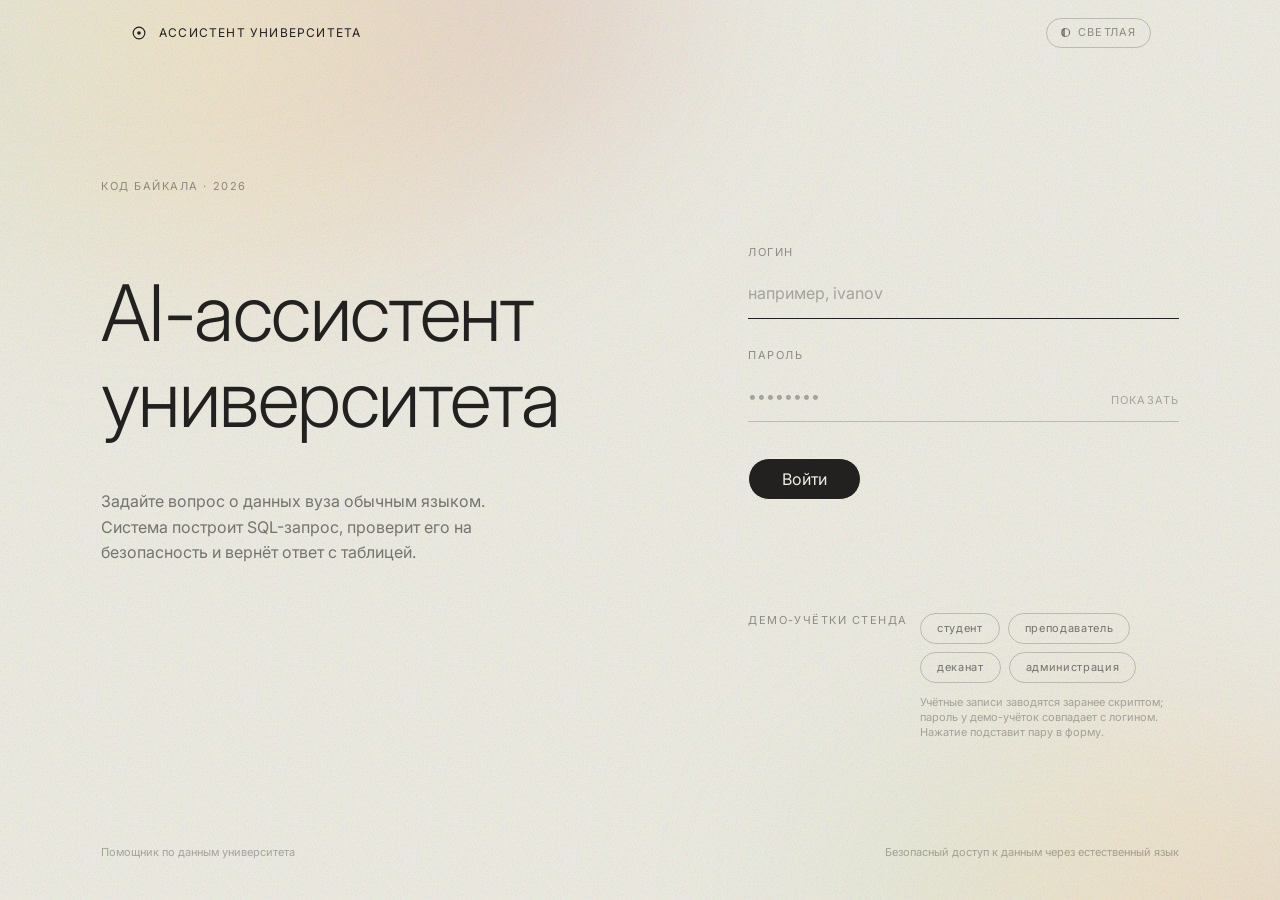
<file: frontend/index.html>
<!DOCTYPE html>
<html lang="ru">
<head>
<meta charset="UTF-8">
<meta name="viewport" content="width=device-width, initial-scale=1, viewport-fit=cover">
<meta name="description" content="AI-ассистент университета — вопрос на естественном языке, безопасный SQL, ответ и таблица.">
<meta name="color-scheme" content="dark light">
<title>AI-ассистент университета</title>

<!-- Тема ставится ДО отрисовки и до загрузки style.css: иначе при выбранной
     светлой теме страница успевает мигнуть тёмной. Скрипт крошечный и
     намеренно встроенный — внешний файл грузился бы уже после первого кадра. -->
<script>
  (function () {
    var saved = null;
    try { saved = localStorage.getItem('assistant:theme'); } catch (e) { /* приватный режим */ }
    var system = window.matchMedia && window.matchMedia('(prefers-color-scheme: light)').matches
      ? 'light' : 'dark';
    document.documentElement.dataset.theme = saved || system;
  })();
</script>

<link rel="preconnect" href="https://fonts.googleapis.com">
<link rel="preconnect" href="https://fonts.gstatic.com" crossorigin>
<link rel="stylesheet" href="https://fonts.googleapis.com/css2?family=Inter:wght@300;400;600&family=Raleway:wght@400&family=JetBrains+Mono:wght@400&display=swap">

<link rel="icon" href="data:image/svg+xml,<svg xmlns='http://www.w3.org/2000/svg' viewBox='0 0 32 32'><rect width='32' height='32' fill='%23302f2c'/><circle cx='16' cy='16' r='7' fill='none' stroke='%23efede3' stroke-width='1.5'/></svg>">
<link rel="stylesheet" href="style.css">
</head>

<body data-screen="auth">

<!-- ═══════════════════════════════════════════════════════════════
     Иридесцентная атмосфера. Единственная цветная поверхность
     в системе и только как медиа — никогда как заливка элементов.
     ═══════════════════════════════════════════════════════════ -->
<div class="iridescence" aria-hidden="true">
  <span class="iridescence__flow iridescence__flow--a"></span>
  <span class="iridescence__flow iridescence__flow--b"></span>
  <span class="iridescence__grain"></span>
</div>

<!-- ═══ Верхняя панель ═══════════════════════════════════════════ -->
<header class="topbar">
  <div class="topbar__inner">
    <a class="wordmark" href="#" aria-label="AI-ассистент университета">
      <span class="wordmark__mark" aria-hidden="true">
        <svg viewBox="0 0 24 24"><circle cx="12" cy="12" r="7"/><circle cx="12" cy="12" r="2.2" fill="currentColor" stroke="none"/></svg>
      </span>
      <span class="wordmark__text">ассистент&nbsp;университета</span>
    </a>

    <!-- Переключатель темы живёт ВНЕ блока сессии: он нужен и до входа,
         а блок сессии на экране авторизации скрыт. -->
    <button class="topbar__theme" id="themeBtn" type="button"
            aria-pressed="false" title="Светлая или тёмная тема">
      <span class="topbar__theme-dot" aria-hidden="true"></span>
      <span id="themeText">тёмная</span>
    </button>

    <nav class="topbar__session" id="session" hidden>
      <span class="topbar__user" id="sessionUser"></span>
      <!-- Роль решает, какие данные видны. Показываем её явно: иначе отказ
           «недоступно вашей роли» выглядит как поломка, а не как правило. -->
      <span class="topbar__role" id="sessionRole" hidden></span>
      <span class="topbar__status" id="status" data-state="checking" title="Связь с сервером">
        <span class="topbar__dot" aria-hidden="true"></span>
        <span id="statusText">проверка</span>
      </span>
      <!-- Лента переживает перезагрузку страницы, поэтому нужен способ её
           очистить, не выходя из системы. -->
      <button class="topbar__link" id="clearBtn" type="button" hidden>Очистить</button>
      <button class="pill-btn pill-btn--light" id="logoutBtn" type="button">Выйти</button>
    </nav>
  </div>
</header>

<!-- ═══════════════════════════════════════════════════════════════
     ЭКРАН 1 — авторизация
     ═══════════════════════════════════════════════════════════ -->
<main class="auth" id="authScreen">
  <div class="auth__inner">

    <p class="eyebrow">Код Байкала · 2026</p>

    <h1 class="auth__title">
      AI-ассистент<br>университета
    </h1>

    <p class="auth__lead">
      Задайте вопрос о данных вуза обычным языком. Система построит SQL-запрос,
      проверит его на безопасность и вернёт ответ с таблицей.
    </p>

    <form class="auth__form" id="authForm" novalidate>
      <div class="input-group">
        <label class="input-group__label" for="login">Логин</label>
        <input id="login" name="login" type="text" autocomplete="username"
               placeholder="например, ivanov" required>
      </div>

      <div class="input-group">
        <label class="input-group__label" for="password">Пароль</label>
        <input id="password" name="password" type="password" autocomplete="current-password"
               placeholder="••••••••" required>
        <button class="input-group__reveal" id="revealBtn" type="button"
                aria-controls="password" aria-pressed="false">показать</button>
      </div>

      <p class="auth__error" id="authError" role="alert" hidden></p>

      <button class="pill-btn pill-btn--dark auth__submit" id="authSubmit" type="submit">Войти</button>
    </form>

    <!-- Роли решают, какие данные видны, поэтому на демонстрации вход делают
         под всеми четырьмя по очереди. Набирать логины руками на защите —
         потерянное время и лишний повод для опечатки. -->
    <div class="auth__demo">
      <p class="eyebrow">Демо-учётки стенда</p>
      <ul class="demo-roles" id="demoRoles">
        <li><button class="demo-role" type="button" data-login="student">студент</button></li>
        <li><button class="demo-role" type="button" data-login="teacher">преподаватель</button></li>
        <li><button class="demo-role" type="button" data-login="deans-office">деканат</button></li>
        <li><button class="demo-role" type="button" data-login="administration">администрация</button></li>
      </ul>
      <p class="auth__note">
        Учётные записи заводятся заранее скриптом; пароль у демо-учёток
        совпадает с логином. Нажатие подставит пару в форму.
      </p>
    </div>
  </div>

  <footer class="auth__foot">
    <span>Помощник по данным университета</span>
    <span>Безопасный доступ к данным через естественный язык</span>
  </footer>
</main>

<!-- ═══════════════════════════════════════════════════════════════
     ЭКРАН 2 — чат
     ═══════════════════════════════════════════════════════════ -->
<main class="chat" id="chatScreen" hidden>

  <div class="chat__thread" id="thread" role="log" aria-live="polite" aria-relevant="additions">
    <!-- Приветственный блок; заменяется историей после первого вопроса -->
    <section class="intro" id="intro">
      <p class="eyebrow">Начало диалога</p>
      <h2 class="intro__title">Спросите о данных<br>университета</h2>

      <!-- Подсказки и текст о доступе подставляются из script.js под роль
           вошедшего: студенту незачем предлагать вопрос, на который его роль
           всё равно получит отказ. -->
      <ul class="intro__list" id="introList"></ul>

      <p class="intro__policy" id="introPolicy"></p>
    </section>
  </div>

  <div class="chat-loader" id="loader" aria-hidden="true">
    <span class="loader-dot"></span>
    <span class="loader-dot"></span>
    <span class="loader-dot"></span>
  </div>

  <form class="composer" id="composer" autocomplete="off">
    <div class="composer__inner">
      <div class="input-group input-group--flush">
        <label class="sr-only" for="messageInput">Вопрос к ассистенту</label>
        <input id="messageInput" type="text" maxlength="600" placeholder="Ваш вопрос…" enterkeyhint="send">
      </div>
      <button class="pill-btn pill-btn--dark composer__send" id="sendBtn" type="submit">Спросить</button>
    </div>
  </form>

</main>

<script src="script.js"></script>
</body>
</html>
</file>
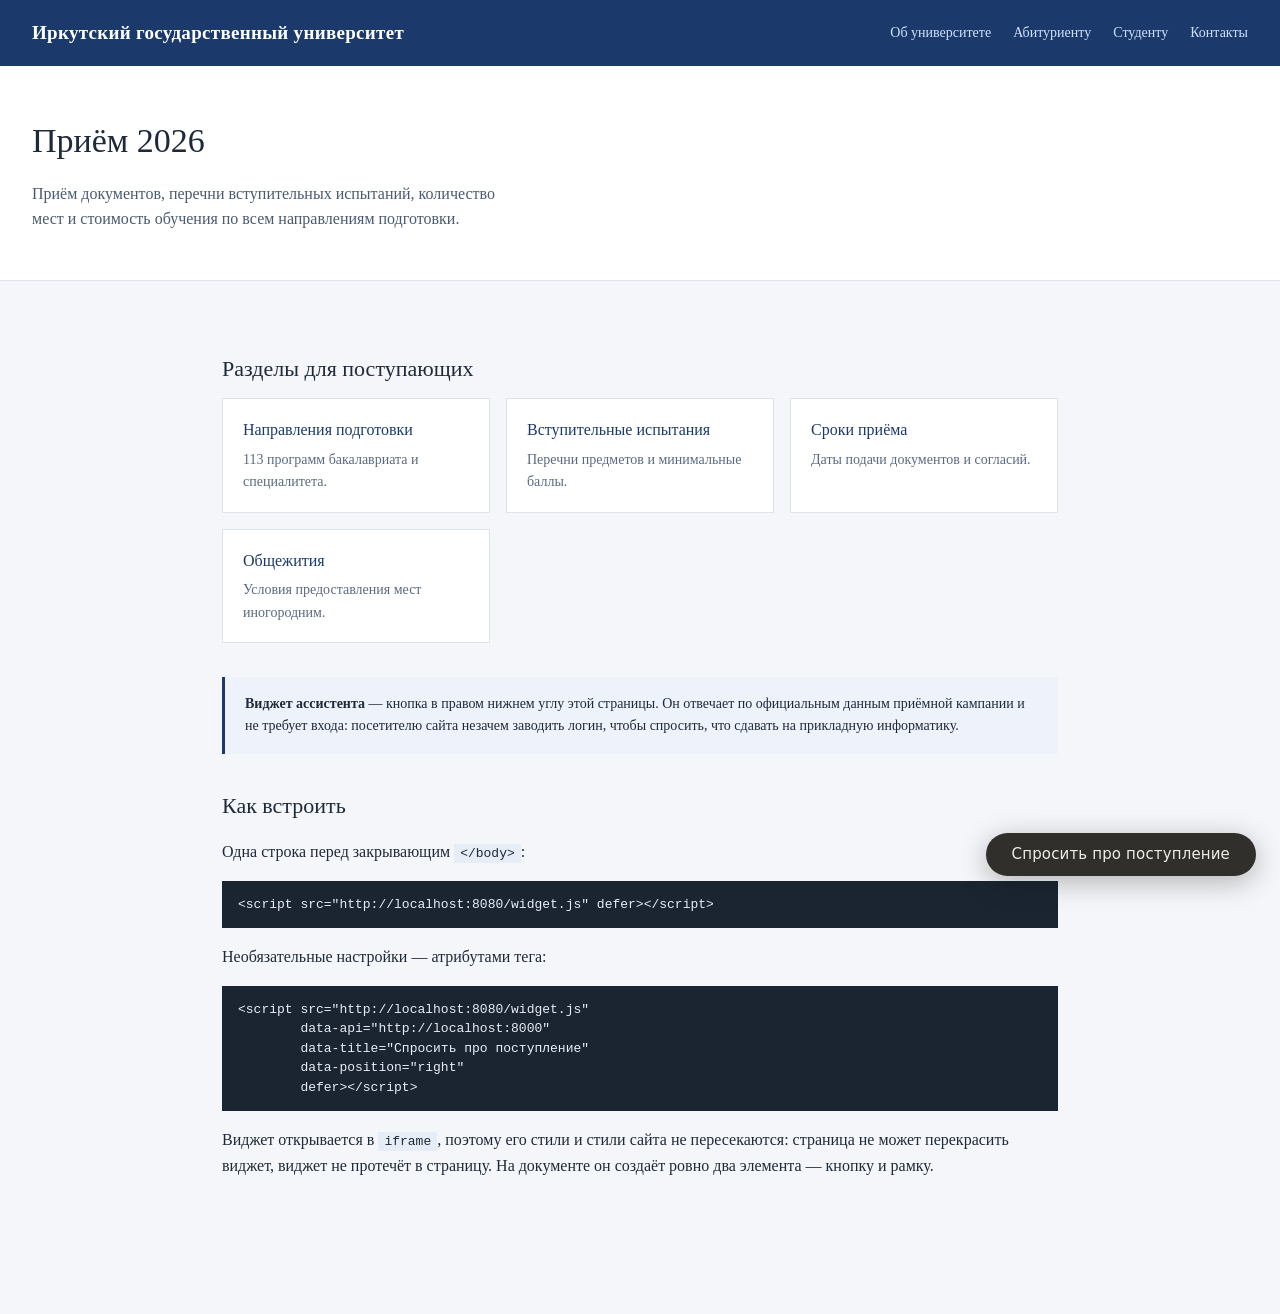
<file: widget/demo.html>
<!DOCTYPE html>
<html lang="ru">
<head>
<meta charset="UTF-8">
<meta name="viewport" content="width=device-width, initial-scale=1">
<title>Страница вуза — пример встраивания виджета</title>

<!--
  Это НЕ часть продукта, а образец чужого сайта: намеренно чужая вёрстка,
  свои цвета, свой шрифт. Она показывает главное свойство виджета — он
  встраивается одной строкой и не конфликтует со стилями страницы-хозяина,
  потому что живёт в iframe.
-->
<style>
  :root { color-scheme: light; }
  * { box-sizing: border-box; }
  body {
    margin: 0;
    font-family: Georgia, "Times New Roman", serif;
    color: #1e2a3a;
    background: #f4f6f9;
    line-height: 1.6;
  }
  header {
    background: #1b3a6b;
    color: #fff;
    padding: 18px 32px;
    display: flex; align-items: center; gap: 20px;
  }
  header b { font-size: 19px; letter-spacing: .3px; }
  nav { margin-left: auto; display: flex; gap: 22px; font-size: 14px; }
  nav a { color: #cfe0ff; text-decoration: none; }
  nav a:hover { color: #fff; text-decoration: underline; }

  .hero { background: #fff; border-bottom: 1px solid #dde3ec; padding: 48px 32px; }
  .hero h1 { margin: 0 0 12px; font-size: 34px; font-weight: normal; }
  .hero p { margin: 0; max-width: 62ch; color: #4a5a70; }

  main { max-width: 900px; margin: 0 auto; padding: 36px 32px 120px; }
  h2 { font-size: 22px; font-weight: normal; margin: 34px 0 12px; }
  .cards { display: grid; grid-template-columns: repeat(auto-fit, minmax(230px, 1fr)); gap: 16px; }
  .card { background: #fff; border: 1px solid #dde3ec; padding: 18px 20px; }
  .card h3 { margin: 0 0 6px; font-size: 16px; font-weight: normal; color: #1b3a6b; }
  .card p { margin: 0; font-size: 14px; color: #5a6a80; }
  .note {
    margin-top: 34px; padding: 16px 20px;
    background: #eef3fb; border-left: 3px solid #1b3a6b;
    font-size: 14px;
  }
  code {
    font-family: ui-monospace, Consolas, monospace;
    background: #e7edf6; padding: 2px 6px; font-size: 13px;
  }
  pre {
    background: #1b2532; color: #e7edf6; padding: 14px 16px;
    overflow-x: auto; font-size: 13px; line-height: 1.5;
  }
</style>
</head>

<body>

<header>
  <b>Иркутский государственный университет</b>
  <nav>
    <a href="#">Об университете</a>
    <a href="#">Абитуриенту</a>
    <a href="#">Студенту</a>
    <a href="#">Контакты</a>
  </nav>
</header>

<section class="hero">
  <h1>Приём 2026</h1>
  <p>
    Приём документов, перечни вступительных испытаний, количество мест и
    стоимость обучения по всем направлениям подготовки.
  </p>
</section>

<main>
  <h2>Разделы для поступающих</h2>
  <div class="cards">
    <div class="card"><h3>Направления подготовки</h3><p>113 программ бакалавриата и специалитета.</p></div>
    <div class="card"><h3>Вступительные испытания</h3><p>Перечни предметов и минимальные баллы.</p></div>
    <div class="card"><h3>Сроки приёма</h3><p>Даты подачи документов и согласий.</p></div>
    <div class="card"><h3>Общежития</h3><p>Условия предоставления мест иногородним.</p></div>
  </div>

  <div class="note">
    <b>Виджет ассистента</b> — кнопка в правом нижнем углу этой страницы.
    Он отвечает по официальным данным приёмной кампании и не требует входа:
    посетителю сайта незачем заводить логин, чтобы спросить, что сдавать на
    прикладную информатику.
  </div>

  <h2>Как встроить</h2>
  <p>Одна строка перед закрывающим <code>&lt;/body&gt;</code>:</p>
<pre>&lt;script src="http://localhost:8080/widget.js" defer&gt;&lt;/script&gt;</pre>

  <p>Необязательные настройки — атрибутами тега:</p>
<pre>&lt;script src="http://localhost:8080/widget.js"
        data-api="http://localhost:8000"
        data-title="Спросить про поступление"
        data-position="right"
        defer&gt;&lt;/script&gt;</pre>

  <p>
    Виджет открывается в <code>iframe</code>, поэтому его стили и стили сайта
    не пересекаются: страница не может перекрасить виджет, виджет не протечёт
    в страницу. На документе он создаёт ровно два элемента — кнопку и рамку.
  </p>
</main>

<!-- ← вот эта строка и есть всё встраивание -->
<script src="widget.js" data-title="Спросить про поступление" defer></script>

</body>
</html>
</file>
<file: frontend/style.css>
/* ═══════════════════════════════════════════════════════════════════════
   AI-АССИСТЕНТ УНИВЕРСИТЕТА — monopo saigon style system
   ───────────────────────────────────────────────────────────────────────
   Палитра:  Asphalt #302f2c (фон) · Paper #efede3 (текст)
   Радиусы:  0px на всём, 75px только на кнопках и тегах — без промежутка
   Тени:     отсутствуют. Разделение — цветом и волосяной линией 1px
   Цвет:     только в иридесцентной атмосфере, никогда в элементах UI
   Моушн:    cubic-bezier(0.19, 1, 0.22, 1), 0.8–1.25s на трансформах

   1. Токены          6. Экран авторизации
   2. База            7. Чат: лента и сообщения
   3. Примитивы       8. SQL-блок и таблицы
   4. Иридесценция    9. Загрузка и композер
   5. Верхняя панель 10. Адаптив · motion · печать
   ═══════════════════════════════════════════════════════════════════ */

/* ═══ 1. ТОКЕНЫ ═══════════════════════════════════════════════════════ */
:root {
  /* — Поверхности и текст — */
  --color-asphalt:    #302f2c;
  --color-asphalt-2:  #262523;
  --color-paper:      #efede3;

  /* Paper с прозрачностью — вся иерархия строится на ней */
  --paper-06:  rgba(239, 237, 227, .06);
  --paper-10:  rgba(239, 237, 227, .10);
  --paper-15:  rgba(239, 237, 227, .15);
  --paper-20:  rgba(239, 237, 227, .20);
  --paper-30:  rgba(239, 237, 227, .30);
  --paper-40:  rgba(239, 237, 227, .40);
  --paper-50:  rgba(239, 237, 227, .50);
  --paper-70:  rgba(239, 237, 227, .70);

  /* — Иридесценция: только как медиа — */
  --gradient-iridescent: linear-gradient(90deg,
    rgb(160, 224, 171) 0%,
    rgb(255, 172, 46) 50%,
    rgb(165, 45, 37) 100%);

  /* — Стекло — */
  --glass-bg:   rgba(48, 47, 44, .72);
  --glass-blur: 20px;

  /* — Типографика — */
  --font-primary: "Inter", ui-sans-serif, system-ui, -apple-system, "Segoe UI", Roboto, sans-serif;
  --font-raleway: "Raleway", var(--font-primary);
  --font-mono:    "JetBrains Mono", "Fira Code", ui-monospace, Consolas, monospace;

  --font-weight-light:    300;
  --font-weight-regular:  400;
  --font-weight-semibold: 600;

  --text-micro:      11px;
  --text-caption:    12px;
  --text-body-sm:    16px;
  --text-body:       18px;
  --text-subheading: 39px;
  --text-heading-sm: 54px;
  --text-heading:    78px;

  /* — Пространство: база 4px — */
  --spacing-8:   8px;
  --spacing-12:  12px;
  --spacing-28:  28px;
  --spacing-40:  40px;
  --spacing-48:  48px;
  --spacing-64:  64px;
  --spacing-68:  68px;
  --spacing-152: 152px;

  --page-max-width: 1078px;
  --section-gap:    46px;
  --element-gap:    14px;
  --topbar-h:       66px;

  /* — Радиусы: только два значения — */
  --radius-flat: 0px;
  --radius-pill: 75px;

  /* — Кривые и длительности — */
  --ease-glide: cubic-bezier(0.19, 1, 0.22, 1);
  --dur-slow:   1.25s;
  --dur-glide:  0.8s;
  --dur-micro:  0.4s;
}

/* ═══ 1a. СВЕТЛАЯ ТЕМА ════════════════════════════════════════════════
   Вся иерархия в системе построена на прозрачностях ОДНОГО цвета поверх
   ОДНОГО фона (--paper-06 … --paper-70 поверх --color-asphalt). Поэтому
   светлая тема — это не второй набор правил, а переопределение тех же
   токенов: асфальт и бумага меняются местами, прозрачности пересчитываются
   от тёмного. Ни одно правило ниже про тему не знает.

   Переключение по data-theme на <html>, а не по prefers-color-scheme:
   выбор пользователя должен побеждать настройку системы. Начальное значение
   ставится в <head> до отрисовки — иначе тёмная тема успевает мигнуть.
   ═══════════════════════════════════════════════════════════════════ */
:root[data-theme="light"] {
  --color-asphalt:    #efede3;   /* фон — бумага */
  --color-asphalt-2:  #e4e1d5;
  --color-paper:      #22211f;   /* текст — почти асфальт */

  --paper-06:  rgba(34, 33, 31, .06);
  --paper-10:  rgba(34, 33, 31, .10);
  --paper-15:  rgba(34, 33, 31, .15);
  --paper-20:  rgba(34, 33, 31, .22);
  --paper-30:  rgba(34, 33, 31, .34);
  --paper-40:  rgba(34, 33, 31, .46);
  --paper-50:  rgba(34, 33, 31, .58);
  --paper-70:  rgba(34, 33, 31, .74);

  /* Стекло на светлом фоне должно светлеть, а не темнеть. */
  --glass-bg: rgba(239, 237, 227, .78);
}

/* Иридесценция задумана как свечение в темноте: на светлом фоне те же пятна
   выглядят грязью. Гасим их почти до нуля — фон остаётся живым, но чистым. */
:root[data-theme="light"] .iridescence__flow { opacity: .16; }
:root[data-theme="light"] .iridescence__grain { opacity: .25; }

/* ═══ 2. БАЗА ═════════════════════════════════════════════════════════ */
*, *::before, *::after { box-sizing: border-box; }

html { height: 100%; }

body {
  min-height: 100%;
  margin: 0;
  font-family: var(--font-primary);
  font-size: var(--text-body-sm);
  font-weight: var(--font-weight-regular);
  line-height: 1.55;
  color: var(--color-paper);
  background: var(--color-asphalt);
  -webkit-font-smoothing: antialiased;
  text-rendering: optimizeLegibility;
}

svg { stroke: currentColor; fill: none; }

button, input { font: inherit; color: inherit; }

[hidden] { display: none !important; }

.sr-only {
  position: absolute; width: 1px; height: 1px;
  margin: -1px; padding: 0; overflow: hidden;
  clip: rect(0 0 0 0); white-space: nowrap; border: 0;
}

:focus-visible {
  outline: 1px solid var(--color-paper);
  outline-offset: 3px;
}

::selection { background: var(--paper-20); color: var(--color-paper); }

/* Скроллбар — волосяной, в тон системе */
* { scrollbar-width: thin; scrollbar-color: var(--paper-20) transparent; }
*::-webkit-scrollbar { width: 8px; height: 8px; }
*::-webkit-scrollbar-thumb { background: var(--paper-15); border: 2px solid transparent; background-clip: content-box; }
*::-webkit-scrollbar-track { background: transparent; }

/* Надзаголовок: 11px капс, единственный «лейбл» системы */
.eyebrow {
  margin: 0;
  font-size: var(--text-micro);
  font-weight: var(--font-weight-regular);
  line-height: 1.36;
  letter-spacing: .14em;
  text-transform: uppercase;
  color: var(--paper-40);
}

/* ═══ 3. ПРИМИТИВЫ ════════════════════════════════════════════════════ */

/* — Кнопка-пилюля: единственный скруглённый элемент системы — */
.pill-btn {
  display: inline-block;
  padding: 11px 33px;
  border-radius: var(--radius-pill);
  font-family: var(--font-primary);
  font-size: var(--text-body-sm);
  font-weight: var(--font-weight-regular);
  line-height: 1.15;
  cursor: pointer;
  transition:
    background var(--dur-micro) var(--ease-glide),
    color var(--dur-micro) var(--ease-glide),
    border-color var(--dur-micro) var(--ease-glide),
    letter-spacing var(--dur-glide) var(--ease-glide);
  border: 1px solid transparent;
  background: transparent;
  text-align: center;
  white-space: nowrap;
}

.pill-btn--light {
  border-color: var(--color-paper);
  color: var(--color-paper);
}
.pill-btn--light:hover { background: var(--paper-10); letter-spacing: .02em; }

.pill-btn--dark {
  border-color: var(--color-asphalt);
  color: var(--color-asphalt);
  background: var(--color-paper);
}
.pill-btn--dark:hover {
  background: var(--color-asphalt);
  color: var(--color-paper);
  border-color: var(--color-asphalt);
  letter-spacing: .02em;
}

.pill-btn:disabled {
  opacity: .35;
  cursor: not-allowed;
  letter-spacing: normal;
}
.pill-btn--dark:disabled:hover { background: var(--color-paper); color: var(--color-asphalt); }
.pill-btn--light:disabled:hover { background: transparent; }

/* — Поле ввода: 0px радиус, подчёркивание вместо рамки — */
.input-group { position: relative; }

.input-group__label {
  display: block;
  margin-bottom: var(--spacing-8);
  font-size: var(--text-micro);
  letter-spacing: .14em;
  text-transform: uppercase;
  color: var(--paper-40);
}

.input-group input {
  width: 100%;
  padding: 12px 0;
  border: none;
  border-bottom: 1px solid var(--paper-20);
  background: transparent;
  color: var(--color-paper);
  font-family: var(--font-primary);
  font-size: var(--text-body-sm);
  border-radius: var(--radius-flat);
  transition: border-color .3s var(--ease-glide);
}
.input-group input:focus {
  outline: none;
  border-bottom-color: var(--color-paper);
}
.input-group input::placeholder { color: var(--paper-30); }

/* ═══ 4. ИРИДЕСЦЕНЦИЯ ═════════════════════════════════════════════════
   Зелёный → янтарный → оксблад, растворённые в асфальте. Медленное
   течение вместо статичного градиента: «жидкий свет» под текстом.
   ═══════════════════════════════════════════════════════════════════ */
.iridescence {
  position: fixed; inset: 0;
  z-index: 0; overflow: hidden;
  pointer-events: none;
  background: var(--color-asphalt);
}

.iridescence__flow {
  position: absolute;
  background-image: var(--gradient-iridescent);
  filter: blur(90px);
  will-change: transform;
}

/* Пятна намеренно не покрывают экран целиком: между ними и по центру
   должен оставаться чистый асфальт, иначе фон уходит в мутный бурый. */
.iridescence__flow--a {
  width: 68vw; height: 52vh;
  top: -22vh; left: -16vw;
  opacity: .20;
  border-radius: 50%;
  transform: rotate(-8deg);
  animation: flow-a 34s var(--ease-glide) infinite alternate;
}

.iridescence__flow--b {
  width: 58vw; height: 44vh;
  bottom: -26vh; right: -20vw;
  opacity: .14;
  border-radius: 50%;
  transform: rotate(12deg);
  animation: flow-b 42s var(--ease-glide) infinite alternate;
}

@keyframes flow-a {
  to { transform: rotate(6deg) translate3d(8vw, 10vh, 0) scale(1.16); }
}
@keyframes flow-b {
  to { transform: rotate(-10deg) translate3d(-10vw, -8vh, 0) scale(1.22); }
}

/* Зерно поверх — убирает бандинг, добавляет плёночную фактуру */
.iridescence__grain {
  position: absolute; inset: 0;
  opacity: .035;
  background-image: url("data:image/svg+xml,%3Csvg xmlns='http://www.w3.org/2000/svg' width='160' height='160'%3E%3Cfilter id='n'%3E%3CfeTurbulence type='fractalNoise' baseFrequency='.8' numOctaves='4'/%3E%3C/filter%3E%3Crect width='160' height='160' filter='url(%23n)'/%3E%3C/svg%3E");
}

/* ═══ 5. ВЕРХНЯЯ ПАНЕЛЬ ═══════════════════════════════════════════════ */
.topbar {
  position: fixed; top: 0; left: 0; right: 0;
  z-index: 20;
  height: var(--topbar-h);
  display: flex; align-items: center;
}

body[data-screen="chat"] .topbar {
  background: var(--glass-bg);
  -webkit-backdrop-filter: blur(var(--glass-blur)) saturate(140%);
  backdrop-filter: blur(var(--glass-blur)) saturate(140%);
  border-bottom: 1px solid var(--paper-10);
}

.topbar__inner {
  width: 100%;
  max-width: var(--page-max-width);
  margin: 0 auto;
  padding: 0 var(--spacing-28);
  display: flex; align-items: center; gap: var(--spacing-28);
}

.wordmark {
  display: inline-flex; align-items: center; gap: 10px;
  text-decoration: none;
  color: var(--color-paper);
  font-size: var(--text-body-sm);
  letter-spacing: .02em;
  transition: opacity var(--dur-micro) var(--ease-glide);
}
.wordmark:hover { opacity: .7; }
.wordmark__mark { width: 20px; height: 20px; flex: none; }
.wordmark__mark svg { width: 100%; height: 100%; stroke-width: 1.4; }
.wordmark__text { text-transform: uppercase; letter-spacing: .1em; font-size: var(--text-caption); }

/* Переключатель темы. margin-left:auto именно здесь, а не на блоке сессии:
   кнопка нужна и на экране входа, где блок сессии скрыт, и без этого она
   прижималась бы к логотипу. */
.topbar__theme {
  margin-left: auto;
  display: inline-flex; align-items: center; gap: var(--spacing-8);
  padding: 5px 14px;
  border: 1px solid var(--paper-20);
  border-radius: var(--radius-pill);
  background: transparent;
  font-family: inherit;
  font-size: var(--text-micro);
  letter-spacing: .1em;
  text-transform: uppercase;
  color: var(--paper-40);
  cursor: pointer;
  transition:
    color var(--dur-micro) var(--ease-glide),
    border-color var(--dur-micro) var(--ease-glide);
}
.topbar__theme:hover { color: var(--color-paper); border-color: var(--paper-50); }

/* Кружок наполовину закрашен — метафора самого переключения, без иконок. */
.topbar__theme-dot {
  width: 9px; height: 9px;
  border: 1px solid currentColor;
  border-radius: 50%;
  background: linear-gradient(90deg, currentColor 50%, transparent 50%);
}

.topbar__session {
  display: flex; align-items: center; gap: var(--spacing-28);
}

/* Текстовое действие в шапке: рядом с кнопкой-пилюлей, но тише её. */
.topbar__link {
  border: 0; background: transparent; padding: 0;
  font-family: inherit;
  font-size: var(--text-micro);
  letter-spacing: .1em;
  text-transform: uppercase;
  color: var(--paper-40);
  cursor: pointer;
  transition: color var(--dur-micro) var(--ease-glide);
}
.topbar__link:hover { color: var(--color-paper); }

.topbar__user {
  font-size: var(--text-caption);
  letter-spacing: .06em;
  color: var(--paper-70);
}

/* Роль рядом с логином. Единственная «пилюля» в шапке — форма намеренно
   повторяет .badge в ленте: и там, и там это пометка, а не действие. */
.topbar__role {
  padding: 3px 10px;
  border: 1px solid var(--paper-20);
  border-radius: var(--radius-pill);
  font-size: var(--text-micro);
  letter-spacing: .12em;
  text-transform: uppercase;
  color: var(--paper-50);
  white-space: nowrap;
}

.topbar__status {
  display: inline-flex; align-items: center; gap: var(--spacing-8);
  font-size: var(--text-micro);
  letter-spacing: .12em;
  text-transform: uppercase;
  color: var(--paper-40);
}
.topbar__dot {
  width: 6px; height: 6px; border-radius: 50%;
  background: var(--paper-30);
  transition: background var(--dur-micro) var(--ease-glide);
}
.topbar__status[data-state="online"]  .topbar__dot { background: var(--color-paper); }
.topbar__status[data-state="offline"] .topbar__dot { background: var(--paper-20); }
.topbar__status[data-state="checking"] .topbar__dot { animation: pulse 1.4s ease-in-out infinite; }
@keyframes pulse { 50% { opacity: .3; } }

/* ═══ 6. ЭКРАН АВТОРИЗАЦИИ ════════════════════════════════════════════ */
.auth {
  position: relative; z-index: 1;
  min-height: 100vh; min-height: 100dvh;
  display: flex; flex-direction: column;
  padding: calc(var(--topbar-h) + var(--spacing-48)) var(--spacing-28) var(--spacing-40);
}

.auth__inner {
  width: 100%;
  max-width: var(--page-max-width);
  margin: auto;
  display: grid;
  grid-template-columns: 1.15fr 1fr;
  column-gap: var(--spacing-152);
  row-gap: var(--spacing-48);
  align-items: center;
  animation: rise var(--dur-slow) var(--ease-glide) both;
}

@keyframes rise {
  from { opacity: 0; transform: translate3d(0, 24px, 0); }
}

.auth__inner > .eyebrow { grid-column: 1; margin-bottom: var(--spacing-28); align-self: end; }

.auth__title {
  grid-column: 1;
  margin: 0;
  font-family: var(--font-primary);
  font-size: clamp(38px, 7vw, var(--text-heading));
  font-weight: var(--font-weight-light);   /* шёпот вместо крика */
  line-height: 1.1;
  letter-spacing: -.02em;
}

.auth__lead {
  grid-column: 1;
  max-width: 44ch;
  margin: 0;
  font-size: var(--text-body-sm);
  line-height: 1.58;
  color: var(--paper-50);
}

/* Форма занимает правую колонку целиком */
.auth__form {
  grid-column: 2;
  grid-row: 1 / span 3;
  display: flex; flex-direction: column;
  gap: var(--spacing-28);
  align-self: center;
}

.auth__error {
  margin: 0;
  font-size: var(--text-caption);
  line-height: 1.4;
  color: var(--color-paper);
  border-left: 1px solid var(--color-paper);
  padding-left: var(--spacing-12);
}

.auth__submit { align-self: flex-start; margin-top: var(--spacing-8); }

.auth__note {
  grid-column: 2;
  margin: 0;
  font-size: var(--text-micro);
  line-height: 1.36;
  color: var(--paper-30);
}

/* — «показать пароль»: микро-действие внутри поля, без иконок —
   Правая часть подчёркивания свободна, поэтому кнопка садится туда и не
   добавляет строки в форму. */
.input-group__reveal {
  position: absolute;
  right: 0;
  bottom: 13px;
  border: 0; background: transparent; padding: 0;
  font-family: inherit;
  font-size: var(--text-micro);
  letter-spacing: .1em;
  text-transform: uppercase;
  color: var(--paper-30);
  cursor: pointer;
  transition: color var(--dur-micro) var(--ease-glide);
}
.input-group__reveal:hover { color: var(--color-paper); }

/* — Демо-учётки: подставляют пару в форму, но не входят сами —
   Вход остаётся осознанным действием: видно, под кем заходишь. */
.auth__demo {
  grid-column: 2;
  display: grid;
  gap: var(--spacing-12);
}

.demo-roles {
  display: flex; flex-wrap: wrap;
  gap: var(--spacing-8);
  margin: 0; padding: 0;
  list-style: none;
}

.demo-role {
  padding: 6px 16px;
  border: 1px solid var(--paper-20);
  border-radius: var(--radius-pill);
  background: transparent;
  font-family: inherit;
  font-size: var(--text-micro);
  letter-spacing: .06em;
  color: var(--paper-50);
  cursor: pointer;
  transition:
    color var(--dur-micro) var(--ease-glide),
    border-color var(--dur-micro) var(--ease-glide);
}
.demo-role:hover { color: var(--color-paper); border-color: var(--paper-50); }

.auth__foot {
  width: 100%;
  max-width: var(--page-max-width);
  margin: 0 auto;
  padding-top: var(--spacing-40);
  display: flex; justify-content: space-between; gap: var(--spacing-28);
  font-size: var(--text-micro);
  line-height: 1.36;
  color: var(--paper-30);
}

/* ═══ 7. ЧАТ: ЛЕНТА И СООБЩЕНИЯ ═══════════════════════════════════════
   Сознательно без «пузырей»: диалог набран как редакционная стенограмма —
   микро-лейбл говорящего капсом и реплика под ним. Это соответствует
   принципу системы «карточка — это содержимое, а не контейнер».
   ═══════════════════════════════════════════════════════════════════ */
.chat {
  position: relative; z-index: 1;
  min-height: 100vh; min-height: 100dvh;
  display: flex; flex-direction: column;
  padding-top: var(--topbar-h);
}

.chat__thread {
  flex: 1;
  width: 100%;
  min-width: 0;
  max-width: var(--page-max-width);
  margin: 0 auto;
  padding: var(--spacing-48) var(--spacing-28) var(--spacing-28);
  display: flex; flex-direction: column;
  gap: var(--section-gap);
}

/* — приветственный блок — */
.intro { animation: rise var(--dur-slow) var(--ease-glide) both; }

.intro__title {
  margin: var(--spacing-28) 0 var(--spacing-40);
  font-size: clamp(32px, 5.4vw, var(--text-heading-sm));
  font-weight: var(--font-weight-light);
  line-height: 1.15;
  letter-spacing: -.02em;
}

.intro__list {
  margin: 0 0 var(--spacing-40);
  padding: 0;
  list-style: none;
  border-top: 1px solid var(--paper-10);
}
.intro__list li { border-bottom: 1px solid var(--paper-10); }

.intro__item {
  display: block;
  width: 100%;
  padding: var(--spacing-12) 0;
  border: 0;
  border-radius: var(--radius-flat);
  background: transparent;
  text-align: left;
  font-size: var(--text-body-sm);
  line-height: 1.55;
  color: var(--paper-70);
  cursor: pointer;
  transition:
    color var(--dur-micro) var(--ease-glide),
    padding-left var(--dur-glide) var(--ease-glide);
}
.intro__item:hover { color: var(--color-paper); padding-left: var(--spacing-12); }

.intro__policy {
  max-width: 52ch;
  margin: 0;
  font-size: var(--text-micro);
  line-height: 1.6;
  color: var(--paper-30);
}

/* — реплика — */
.msg {
  display: grid;
  gap: var(--element-gap);
  animation: rise var(--dur-glide) var(--ease-glide) both;
  /* Без min-width:0 широкая таблица (у неё nowrap) распирает флекс-колонку
     ленты, и вся страница уезжает в горизонтальный скролл. */
  min-width: 0;
}
.msg > * { min-width: 0; max-width: 100%; }

.msg__who {
  margin: 0;
  display: flex; align-items: baseline; gap: var(--spacing-12);
  font-size: var(--text-micro);
  letter-spacing: .14em;
  text-transform: uppercase;
  color: var(--paper-40);
}
.msg--user .msg__who { color: var(--paper-50); }

.msg__author { flex: none; }

/* Время реплики: тише автора, чтобы не спорить с ним за внимание */
.msg__time {
  color: var(--paper-20);
  letter-spacing: .08em;
  font-variant-numeric: tabular-nums;
}

/* Длительность ответа. Отделена от времени реплики точкой-разделителем:
   одно — когда спросили, другое — сколько система думала. */
.msg__took {
  color: var(--paper-20);
  letter-spacing: .08em;
  font-variant-numeric: tabular-nums;
}
.msg__took::before { content: "· "; }

/* Почему ассистент не ответил. Рамкой, а не цветом: цвет в системе занят
   иридесценцией и в интерфейсных элементах не используется. */
.msg__verdict {
  flex: none;
  padding: 2px 10px;
  border: 1px solid var(--paper-20);
  border-radius: var(--radius-pill);
  letter-spacing: .08em;
  text-transform: none;
  color: var(--paper-50);
}
.msg--error .msg__verdict { border-color: var(--paper-40); color: var(--paper-70); }

/* Действия под ответом: «скопировать», «повторить». Текстовые, без рамок —
   в системе кнопка-пилюля зарезервирована за первичными действиями. */
.msg__action {
  align-self: flex-start;
  margin-top: var(--spacing-12);
  border: 0; background: transparent; padding: 0;
  font-family: inherit;
  font-size: var(--text-micro);
  letter-spacing: .1em;
  text-transform: uppercase;
  color: var(--paper-40);
  cursor: pointer;
  transition: color var(--dur-micro) var(--ease-glide);
}
.msg__action:hover  { color: var(--color-paper); }
.msg__action:focus-visible {
  outline: 1px solid var(--paper-30);
  outline-offset: 3px;
}

.msg__text {
  margin: 0;
  font-size: var(--text-body);
  line-height: 1.55;
  white-space: pre-wrap;
  overflow-wrap: anywhere;
}
.msg--user .msg__text { color: var(--paper-70); }

/* ОТКАЗ — это работающее правило, а не поломка, и выглядеть он должен
   спокойно: та же лента, лишь приглушённый тон и тонкая линия слева.
   Раньше отказы вообще не отличались от ответов: фронтенд угадывал их
   регулярным выражением по тексту, а бэкенд давно отдаёт человеческую фразу
   без служебных скобок — условие не срабатывало ни разу. */
.msg--refusal .msg__text {
  border-left: 1px solid var(--paper-20);
  padding-left: var(--spacing-12);
  color: var(--paper-50);
}

.msg--error .msg__text {
  border-left: 1px solid var(--paper-30);
  padding-left: var(--spacing-12);
  color: var(--paper-70);
}

.msg__text strong { font-weight: var(--font-weight-semibold); }
.msg__text code {
  font-family: var(--font-mono);
  font-size: .88em;
  color: var(--paper-70);
}

.msg__list { margin: var(--spacing-8) 0 0; padding-left: 20px; }
.msg__list li { margin: 4px 0; }

/* ═══ 8. SQL-БЛОК И ТАБЛИЦЫ ═══════════════════════════════════════════ */
.sql-block {
  margin-top: 10px;
  font-size: 13px;
  font-family: var(--font-mono);
}

.sql-block summary {
  cursor: pointer;
  color: var(--paper-50);
  font-size: var(--text-caption);
  user-select: none;
  list-style: none;
  display: inline-flex; align-items: center; gap: var(--spacing-8);
  font-family: var(--font-primary);
  letter-spacing: .1em;
  text-transform: uppercase;
  transition: color var(--dur-micro) var(--ease-glide);
}
.sql-block summary::-webkit-details-marker { display: none; }
.sql-block summary:hover { color: var(--color-paper); }
.sql-block summary::before {
  content: "+";
  font-family: var(--font-mono);
  transition: transform var(--dur-glide) var(--ease-glide);
}
.sql-block[open] summary::before { content: "−"; }

.sql-block pre {
  background: rgba(0, 0, 0, .30);
  padding: 12px;
  border-radius: var(--radius-flat);   /* система не знает промежуточных радиусов */
  overflow-x: auto;
  margin-top: 6px;
  color: #a8d8a8;
  line-height: 1.6;
  tab-size: 2;
}

/* Разбор запроса: какие таблицы, связи, фильтры, агрегаты, ограничения */
.sql-explain {
  display: flex; flex-wrap: wrap; gap: var(--spacing-8) var(--spacing-12);
  margin-top: var(--spacing-12);
  font-family: var(--font-primary);
}
.sql-explain__item {
  display: inline-flex; align-items: baseline; gap: 6px;
  font-size: var(--text-micro);
  color: var(--paper-40);
}
.sql-explain__item b {
  font-family: var(--font-mono);
  font-weight: var(--font-weight-regular);
  color: var(--paper-70);
}

/* — таблица результата — */
.result-table {
  margin-top: 12px;
  overflow-x: auto;
  max-width: 100%;
  font-size: 14px;
}
.result-table table {
  width: 100%;
  border-collapse: collapse;
  font-family: var(--font-primary);
}
.result-table th {
  text-align: left;
  padding: 8px 12px;
  border-bottom: 1px solid var(--paper-15);
  font-weight: var(--font-weight-semibold);
  color: var(--color-paper);
  font-size: var(--text-micro);
  letter-spacing: .1em;
  text-transform: uppercase;
  white-space: nowrap;
}
.result-table td {
  padding: 8px 12px;
  border-bottom: 1px solid var(--paper-06);
  color: var(--color-paper);
  white-space: nowrap;
}
.result-table th:first-child, .result-table td:first-child { padding-left: 0; }

.result-table .is-num {
  text-align: right;
  font-family: var(--font-mono);
  font-variant-numeric: tabular-nums;
}
.result-table .is-null { color: var(--paper-30); }

.result-meta {
  display: flex; align-items: baseline; gap: var(--spacing-12);
  margin-top: var(--spacing-8);
  font-size: var(--text-micro);
  letter-spacing: .1em;
  text-transform: uppercase;
  color: var(--paper-30);
}
.result-meta__csv {
  border: 0; background: transparent; padding: 0;
  color: var(--paper-50);
  font-size: var(--text-micro);
  letter-spacing: .1em;
  text-transform: uppercase;
  cursor: pointer;
  transition: color var(--dur-micro) var(--ease-glide);
}
.result-meta__csv:hover { color: var(--color-paper); }

/* — ссылка на источник над таблицей —
   Длинный URL из выборки не помещается в ячейку и разносит таблицу вширь,
   поэтому он выносится сюда и сокращается до имени файла или домена. */
.provenance {
  display: flex; flex-wrap: wrap; align-items: center;
  gap: var(--spacing-8) var(--spacing-12);
  margin: 0 0 var(--spacing-12);
}

.provenance__note { font-size: var(--text-micro); color: var(--paper-30); }

/* Ссылка на источник: подчёркивание вместо цвета — цвет в системе занят
   иридесценцией и в интерфейсных элементах не используется. */
.src-link {
  font-size: var(--text-micro);
  letter-spacing: .08em;
  color: var(--paper-50);
  text-decoration: underline;
  text-underline-offset: 3px;
  text-decoration-color: var(--paper-20);
  transition: color var(--dur-micro) var(--ease-glide),
              text-decoration-color var(--dur-micro) var(--ease-glide);
}
.src-link:hover {
  color: var(--color-paper);
  text-decoration-color: var(--paper-40);
}

.result-table td.is-link { white-space: nowrap; }

/* — предупреждение об усечении выборки — */
.notice {
  margin-top: var(--spacing-12);
  padding-left: var(--spacing-12);
  border-left: 1px solid var(--paper-30);
  font-size: var(--text-caption);
  line-height: 1.5;
  color: var(--paper-50);
}

/* ═══ 9. ЗАГРУЗКА И КОМПОЗЕР ══════════════════════════════════════════ */
.chat-loader {
  display: none;
  padding: 8px 0;
  gap: 6px;
  width: 100%;
  max-width: var(--page-max-width);
  margin: 0 auto;
  padding-left: var(--spacing-28);
  padding-right: var(--spacing-28);
}
.chat-loader.active { display: flex; }

.loader-dot {
  width: 8px;
  height: 8px;
  border-radius: 50%;
  background: var(--color-paper);
  opacity: .4;
  animation: dot-bounce 1.4s infinite;
}
.loader-dot:nth-child(2) { animation-delay: .2s; }
.loader-dot:nth-child(3) { animation-delay: .4s; }

@keyframes dot-bounce {
  0%, 80%, 100% { transform: scale(.6); opacity: .3; }
  40%           { transform: scale(1);  opacity: 1; }
}

.composer {
  position: sticky; bottom: 0;
  z-index: 10;
  background: var(--glass-bg);
  -webkit-backdrop-filter: blur(var(--glass-blur)) saturate(140%);
  backdrop-filter: blur(var(--glass-blur)) saturate(140%);
  border-top: 1px solid var(--paper-10);
}

.composer__inner {
  width: 100%;
  max-width: var(--page-max-width);
  margin: 0 auto;
  padding: var(--spacing-12) var(--spacing-28) calc(var(--spacing-12) + env(safe-area-inset-bottom));
  display: flex; align-items: flex-end; gap: var(--spacing-28);
}

.input-group--flush { flex: 1; min-width: 0; }
.input-group--flush input { font-size: var(--text-body-sm); }

.composer__send { flex: none; margin-bottom: 6px; }

/* ═══ 10a. АДАПТИВ ════════════════════════════════════════════════════ */
@media (max-width: 900px) {
  :root { --spacing-152: 64px; --section-gap: 40px; }

  .auth__inner {
    grid-template-columns: 1fr;
    row-gap: var(--spacing-40);
  }
  .auth__inner > .eyebrow,
  .auth__title,
  .auth__lead,
  .auth__form,
  .auth__note { grid-column: 1; }
  .auth__form { grid-row: auto; }

  .auth__foot { flex-direction: column; gap: var(--spacing-8); }
}

@media (max-width: 620px) {
  :root { --topbar-h: 58px; --glass-blur: 14px; }

  .topbar__inner,
  .chat__thread,
  .composer__inner,
  .chat-loader { padding-left: var(--spacing-12); padding-right: var(--spacing-12); }

  .auth { padding-left: var(--spacing-12); padding-right: var(--spacing-12); }

  .topbar__session { gap: var(--spacing-12); }
  .topbar__status { display: none; }        /* точка статуса уступает место кнопке */
  .wordmark__text { display: none; }
  /* Логин на узком экране уступает роли: какие данные доступны — важнее,
     чем под каким именем вошли, имя всё равно видно на экране входа. */
  .topbar__user { display: none; }
  .topbar__role { padding: 2px 8px; letter-spacing: .08em; }

  .msg__text { font-size: var(--text-body-sm); }
  .pill-btn { padding: 10px 24px; font-size: 15px; }

  .composer__inner { gap: var(--spacing-12); }
  .composer__send { padding-left: 20px; padding-right: 20px; }

  .iridescence__flow { filter: blur(64px); }
}

/* ═══ 10b. БЕЗ BACKDROP-FILTER ═══════════════════════════════════════ */
@supports not ((backdrop-filter: blur(1px)) or (-webkit-backdrop-filter: blur(1px))) {
  :root { --glass-bg: rgba(48, 47, 44, .96); }
}

/* ═══ 10c. УМЕНЬШЕННОЕ ДВИЖЕНИЕ ══════════════════════════════════════ */
@media (prefers-reduced-motion: reduce) {
  *, *::before, *::after {
    animation-duration: .01ms !important;
    animation-iteration-count: 1 !important;
    transition-duration: .01ms !important;
    scroll-behavior: auto !important;
  }
  .iridescence__flow { animation: none !important; }
  .loader-dot { opacity: .6; }
}

/* ═══ 10d. ПЕЧАТЬ ════════════════════════════════════════════════════ */
@media print {
  .iridescence, .topbar, .composer, .chat-loader { display: none !important; }
  body { background: #fff; color: #000; }
  .msg__text, .result-table td, .result-table th { color: #000; }
  .sql-block pre { background: #f2f2f2; color: #000; }
  .chat { padding-top: 0; }
}
</file>
